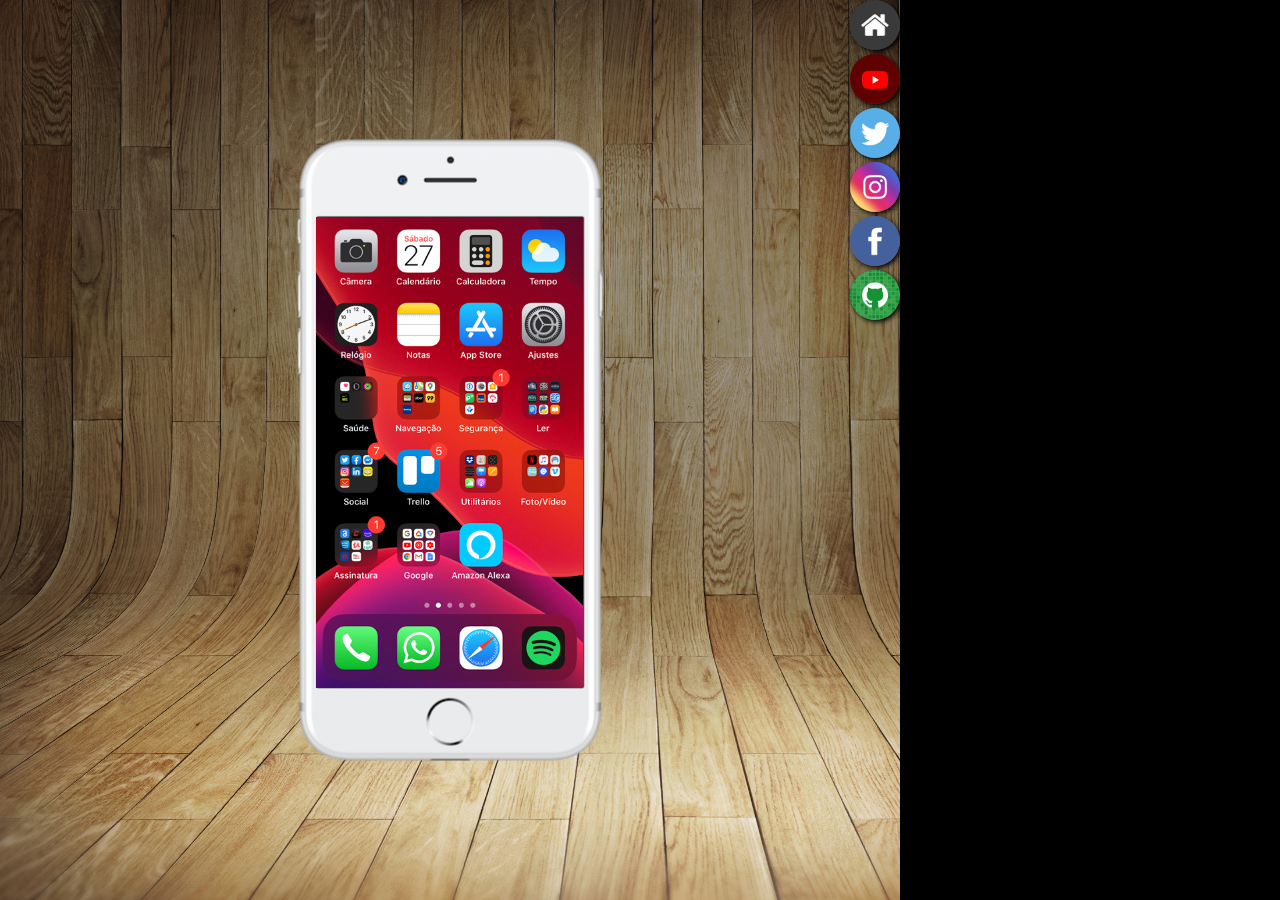
<file: index.html>
<!DOCTYPE html>
<html lang="en">
<head>
    <meta charset="UTF-8">
    <meta name="viewport" content="width=device-width, initial-scale=1.0">
    <title>Document</title>
    <link rel="shortcut icon" href="favicon.ico"  type="image/x-icon">
    <link rel="stylesheet" href="estilo.css/estilo.css">
</head>
<body>
    <main>
        <section id="telefone">
            <iframe src="home.html" frameborder="0" name="tela" id="tela"></iframe>
        </section>
        <section id="botoes-rs">
            <a href="home.html" target="tela" ><img src="imagens/logo-home.jpg" alt=""></a><br>
            <a href="youtube.html" target="tela"> <img src="imagens/logo-youtube.jpg" alt=""></a><br>
            <a href="" target="tela"><img src="imagens/logo-twitter.jpg" alt=""></a><br>
            <a href="instagram.html" target="tela"><img src="imagens/logo-instagram.jpg" alt=""></a><br>
            <a href="" target="tela"><img src="imagens/logo-facebook.jpg" alt=""></a><br>
            <a href="" target="tela"><img src="imagens/logo-github.jpg" alt=""></a><br>
          

        </section>
    </main>
</body>
</html>
</file>
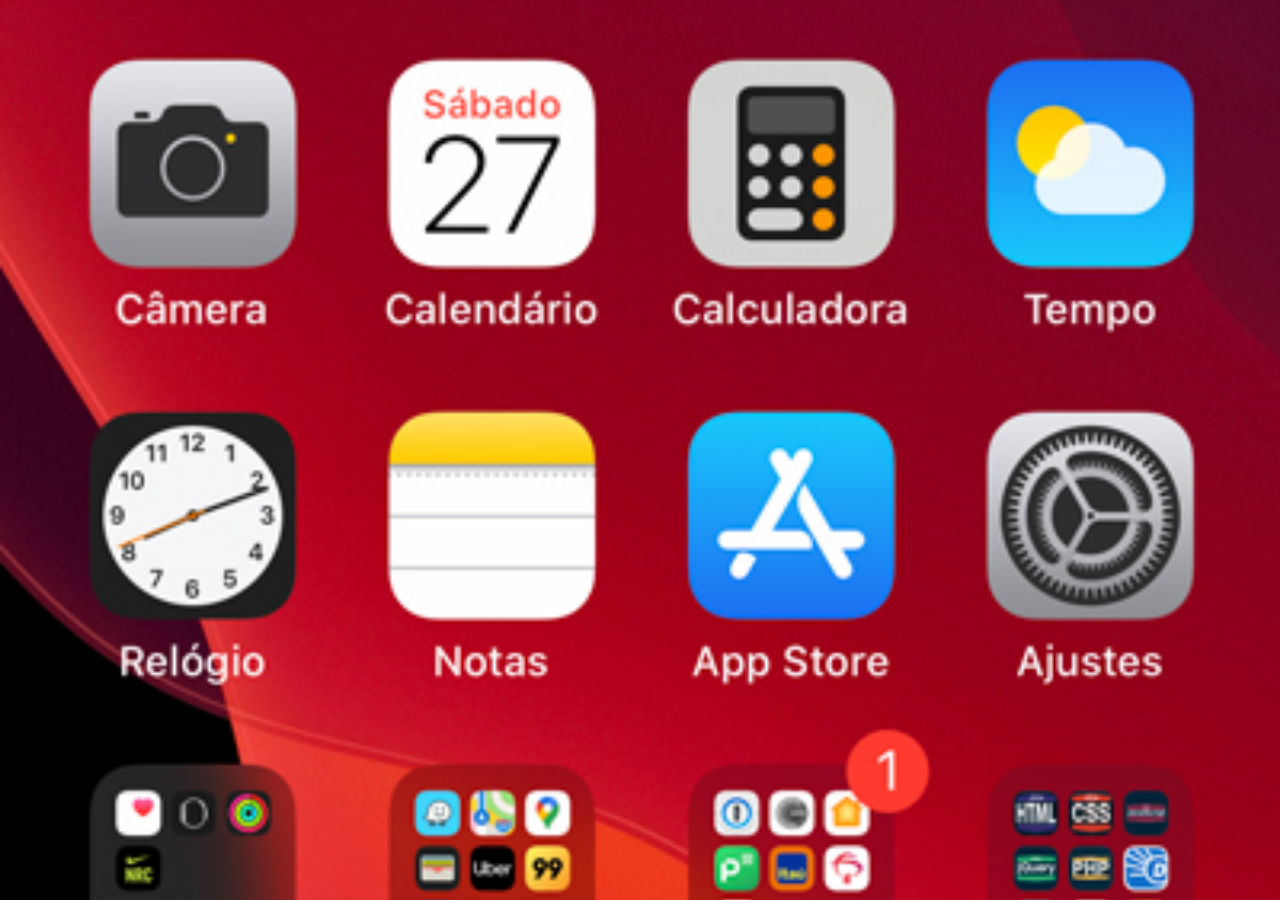
<file: home.html>
<!DOCTYPE html>
<html lang="en">
<head>
    <meta charset="UTF-8">
    <meta name="viewport" content="width=device-width, initial-scale=1.0">
    <title>Document</title>
</head>

<style>
    *{
        margin: 0px;
        padding: 0px;

    }
    ::-webkit-scrollbar{
            width: 0px;
            height: 0px;
        }
    body{
        width: 100vh;
        height: 100vh;
        background: black url("imagens/tela-home.jpg");
        background-size: cover;
    }
</style>
<body>
    
</body>
</html>
</file>
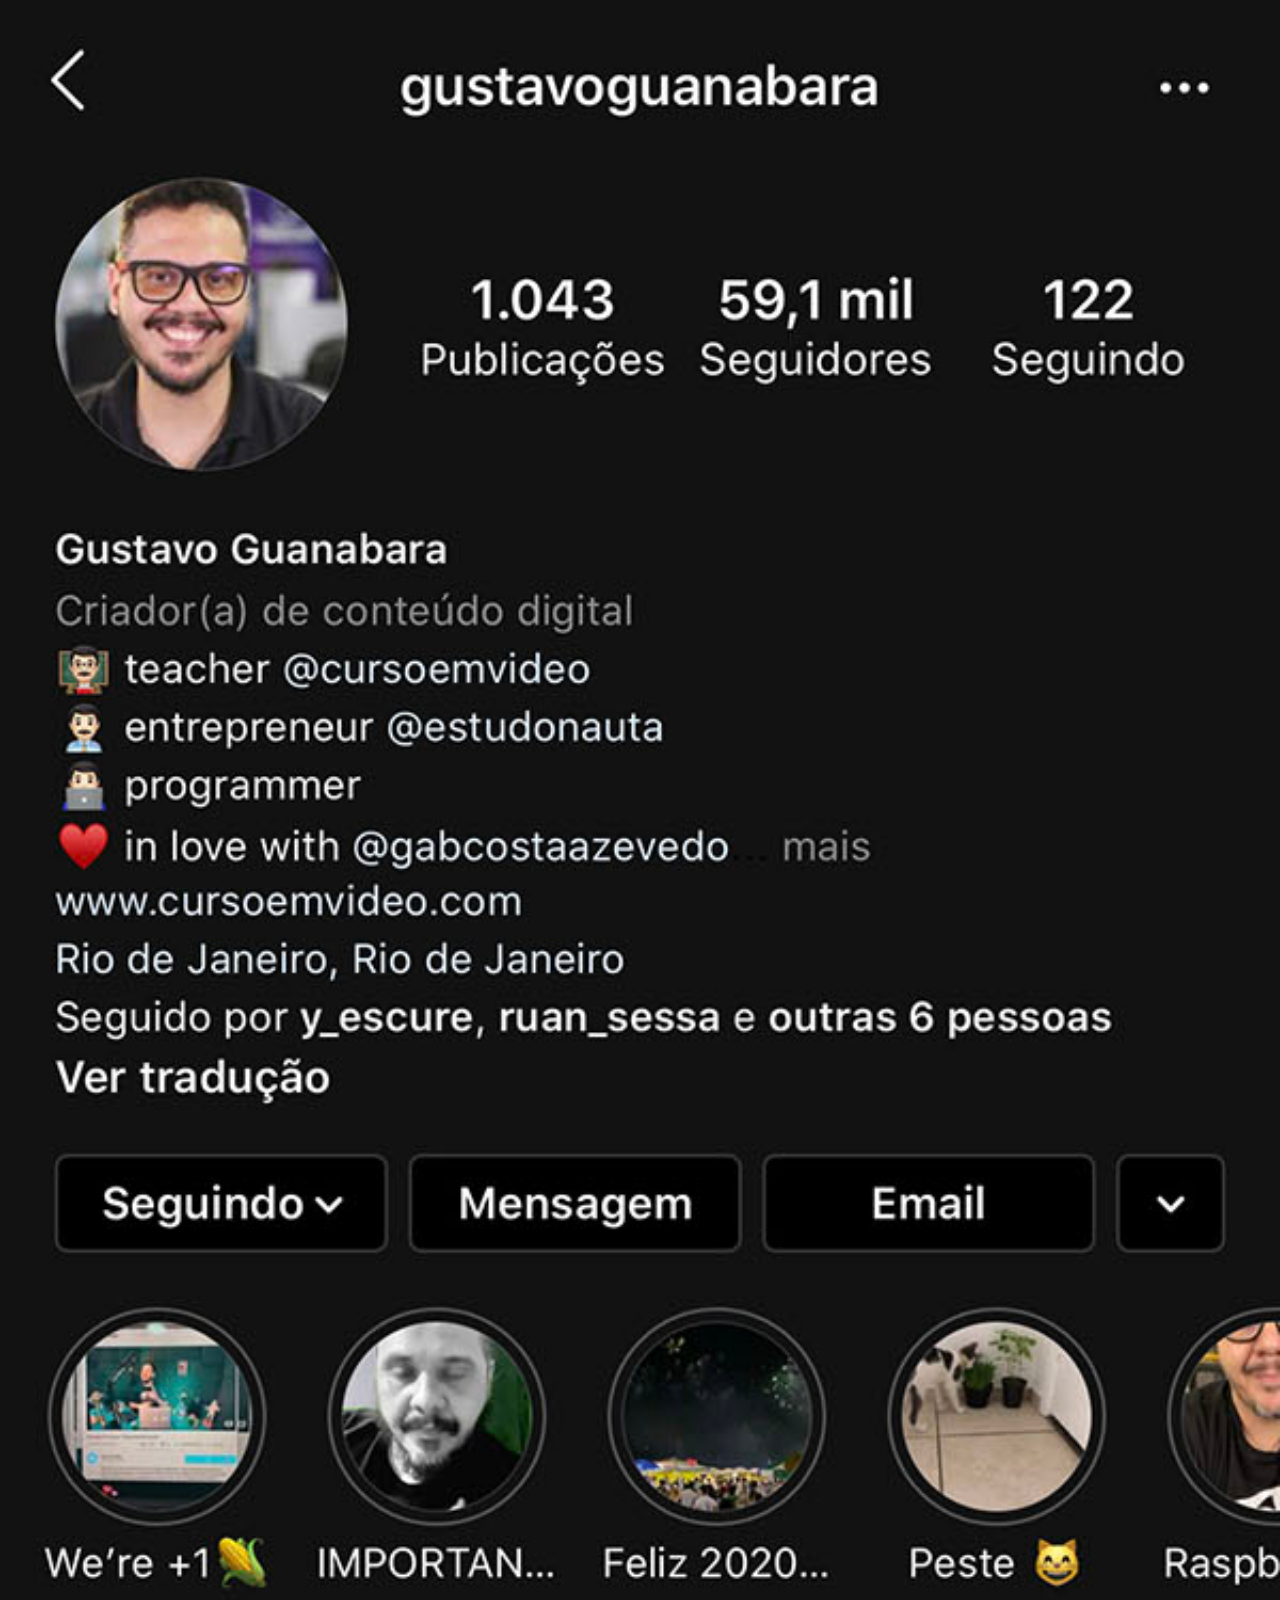
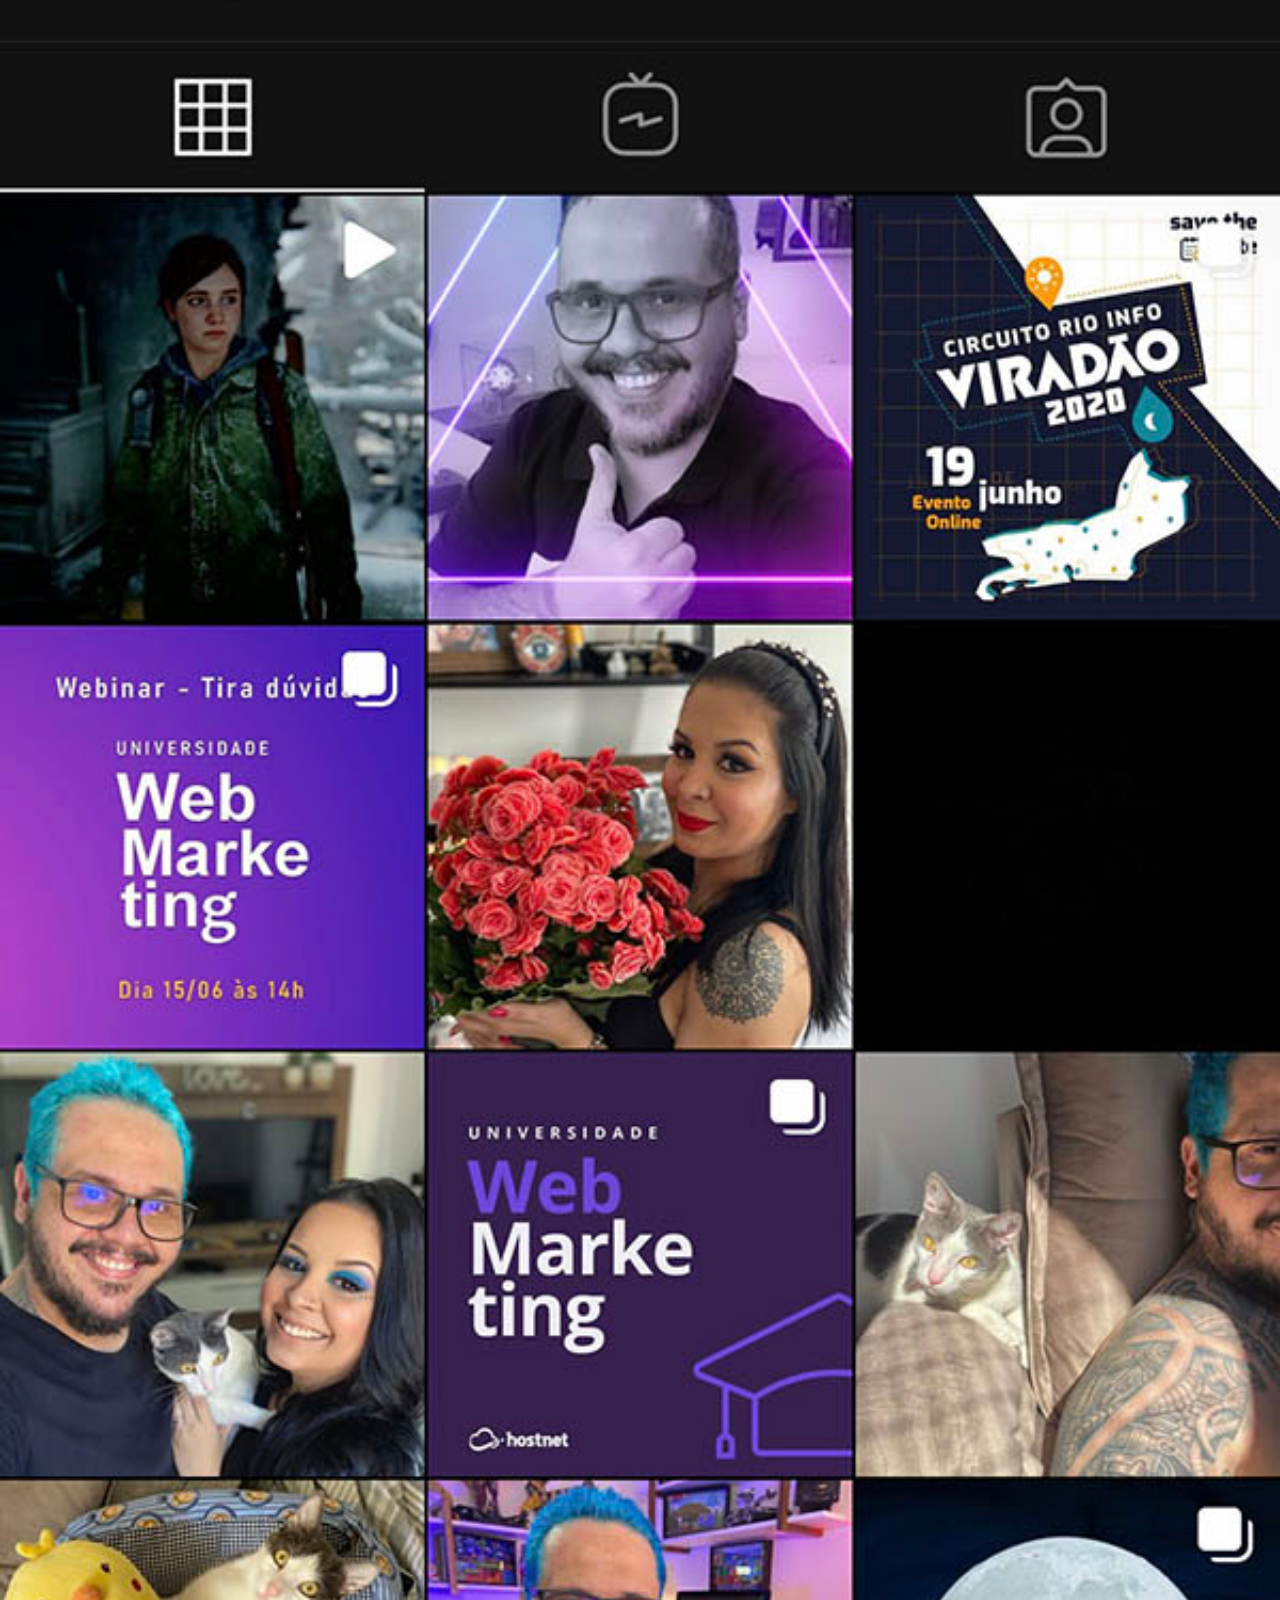
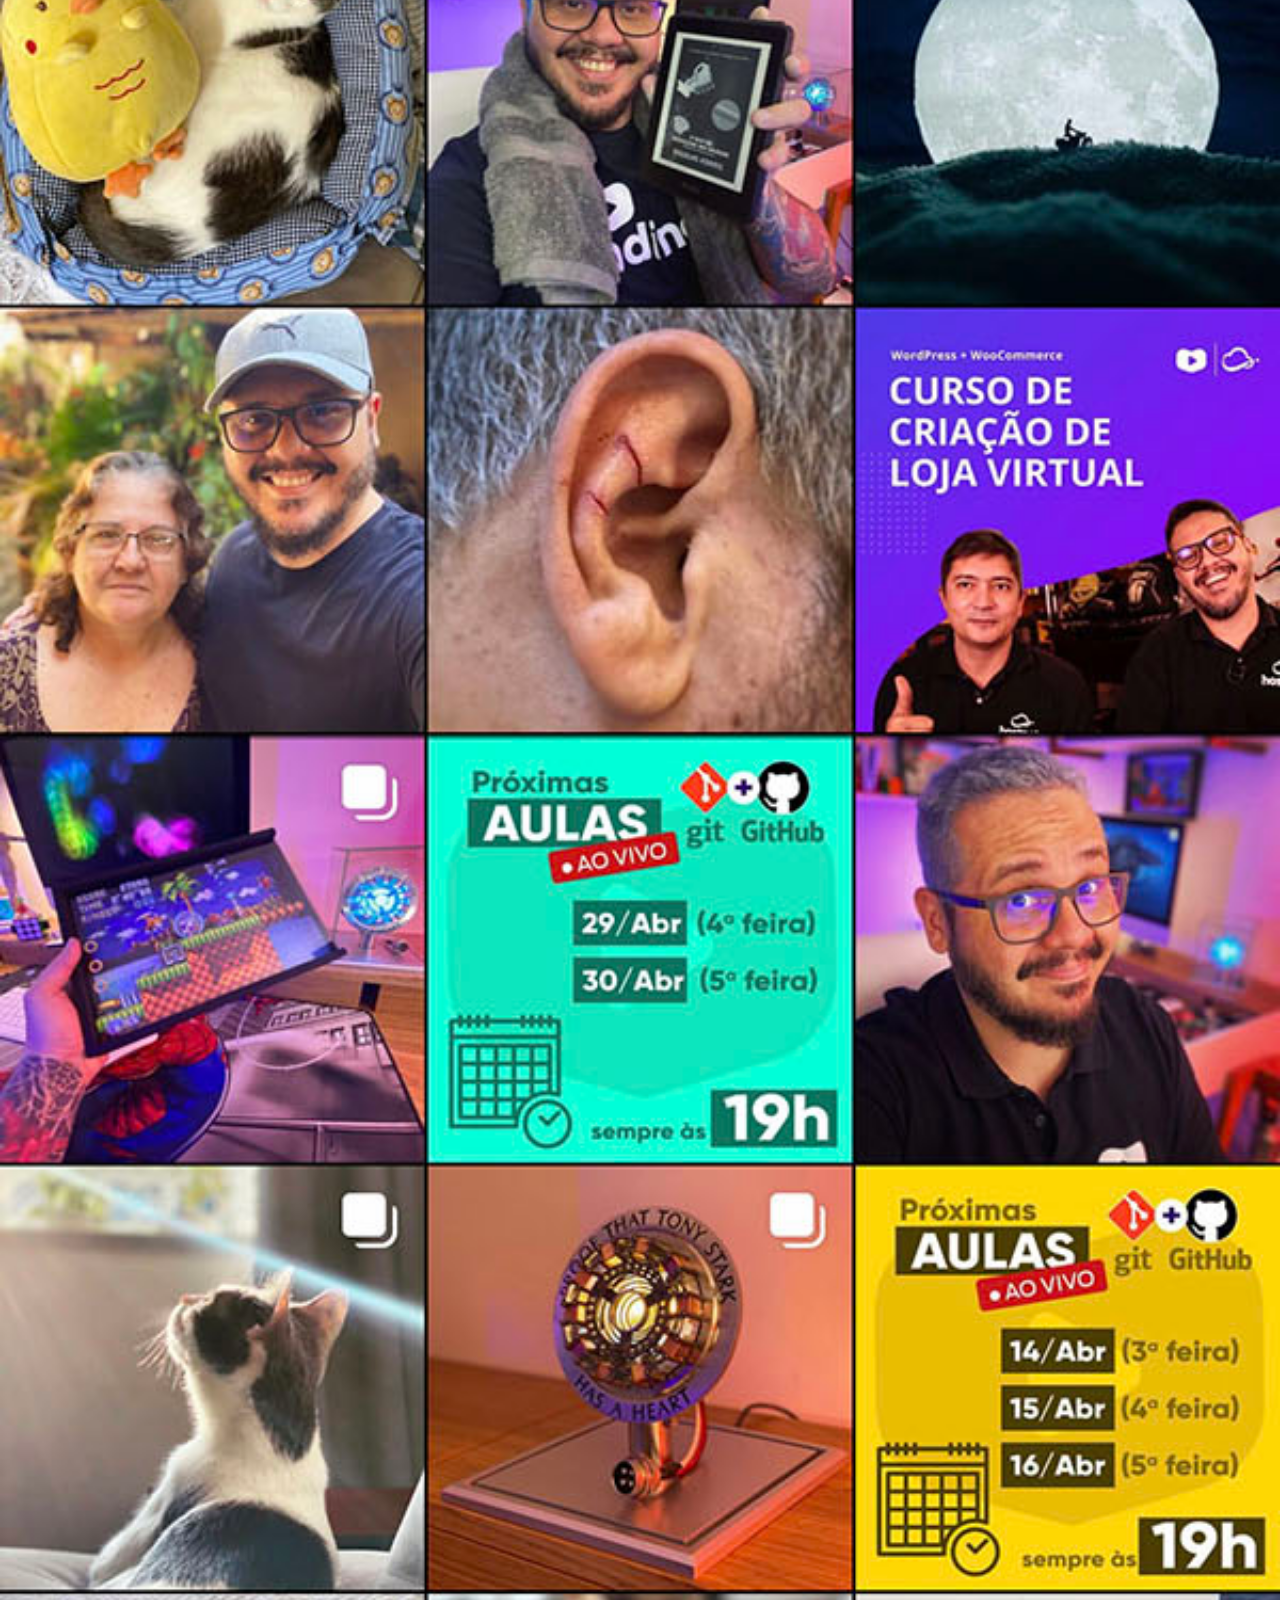
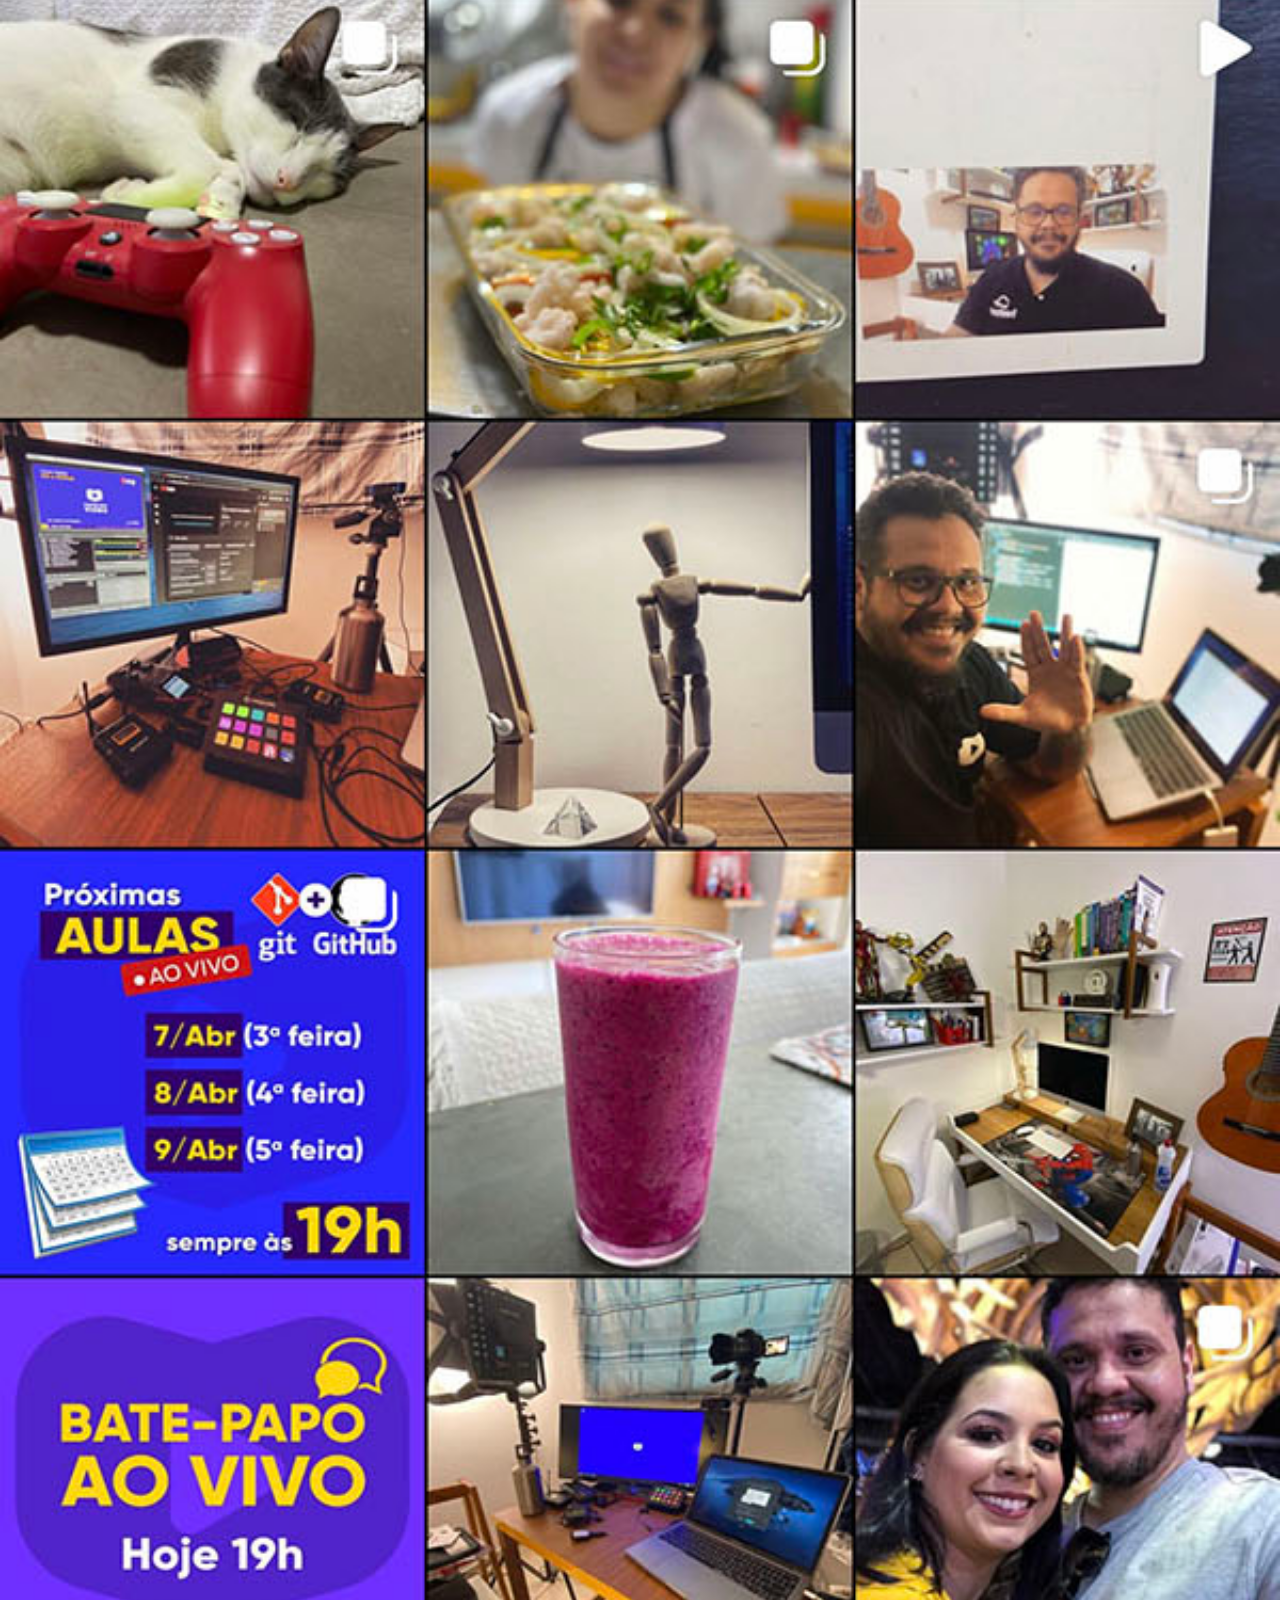
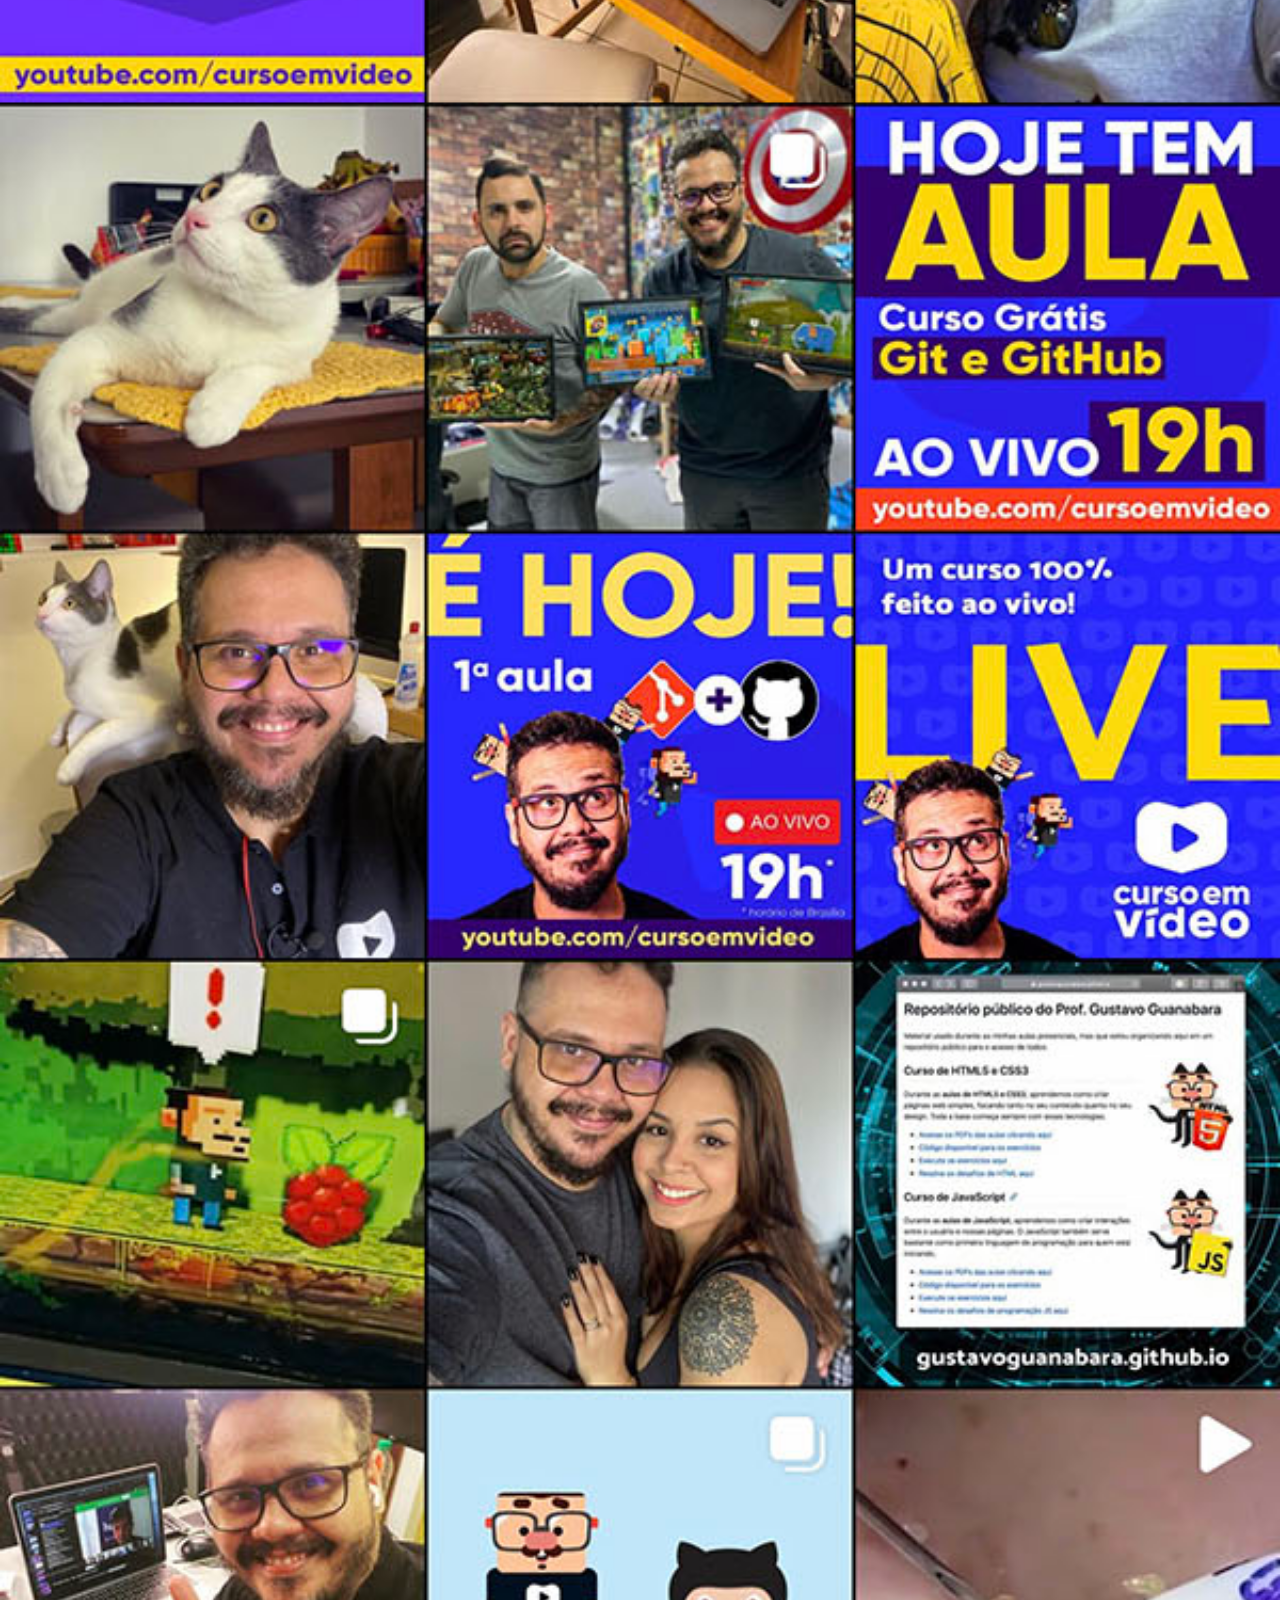
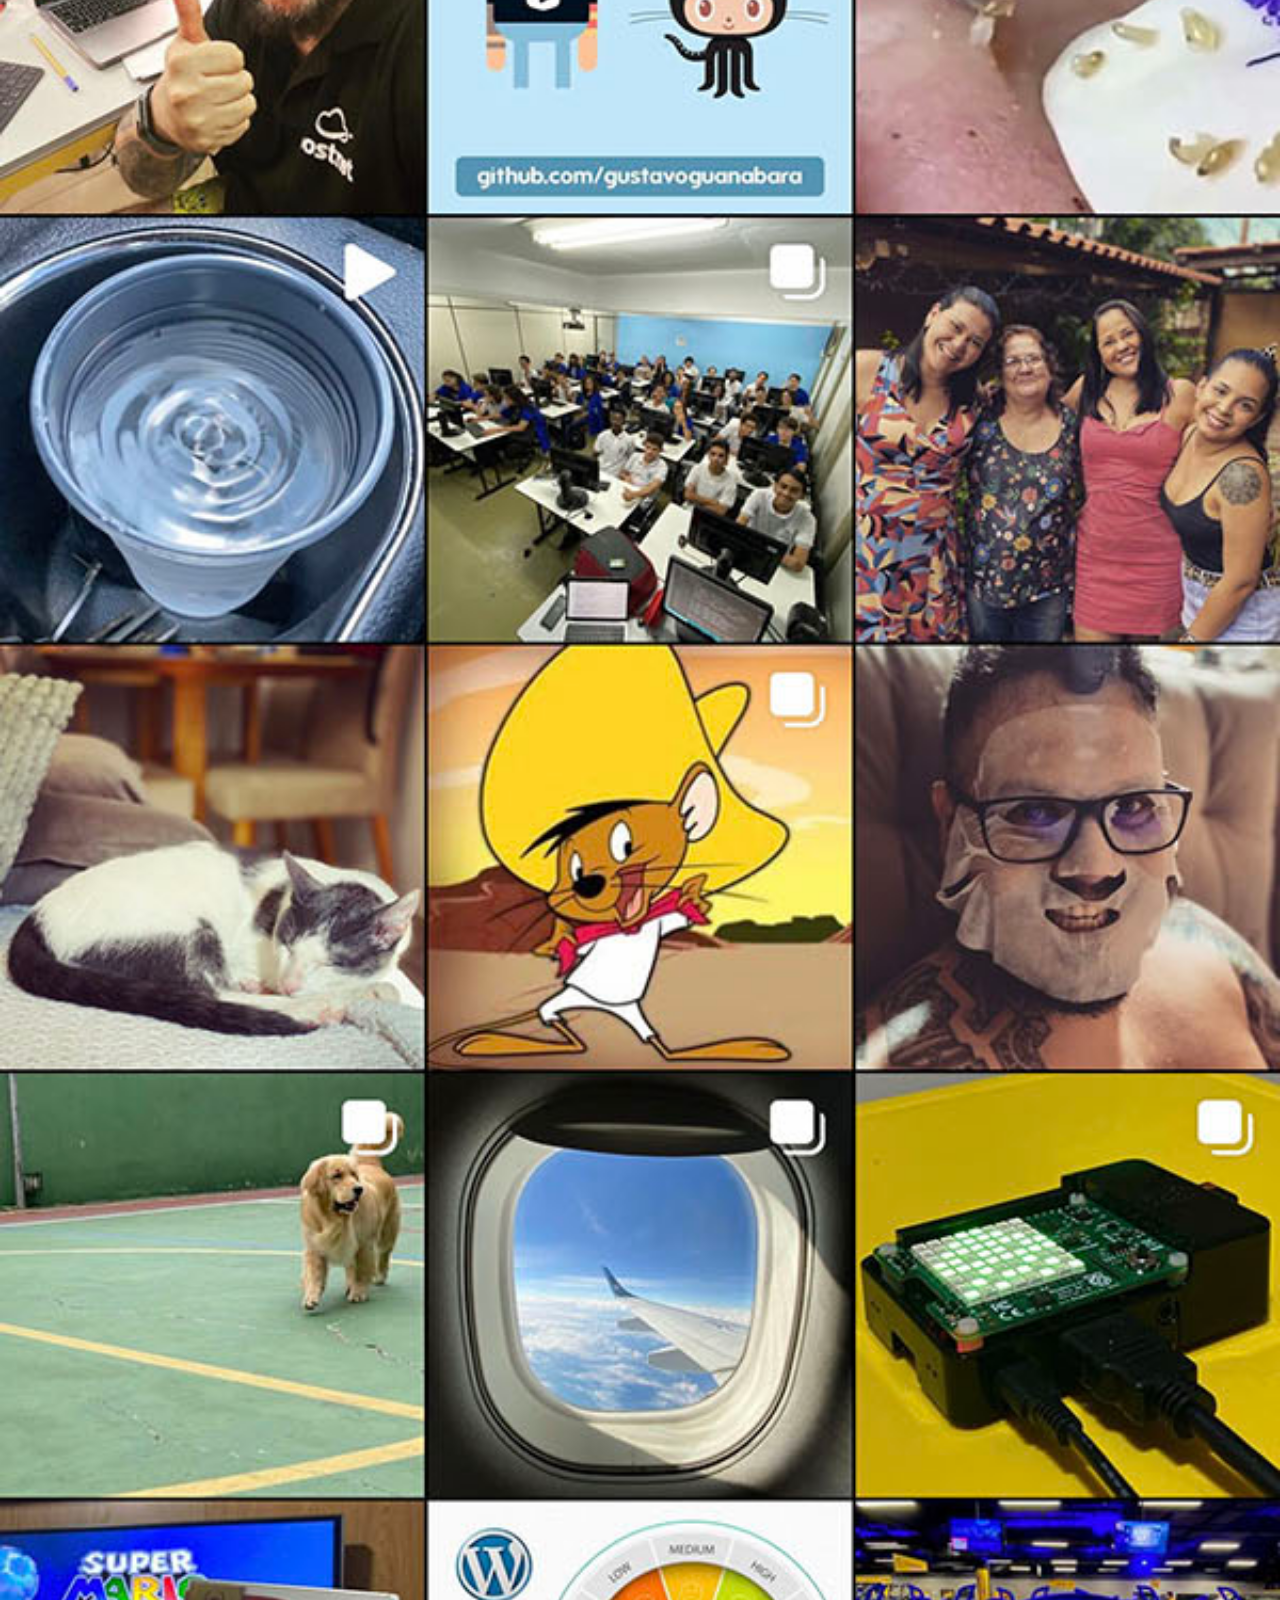
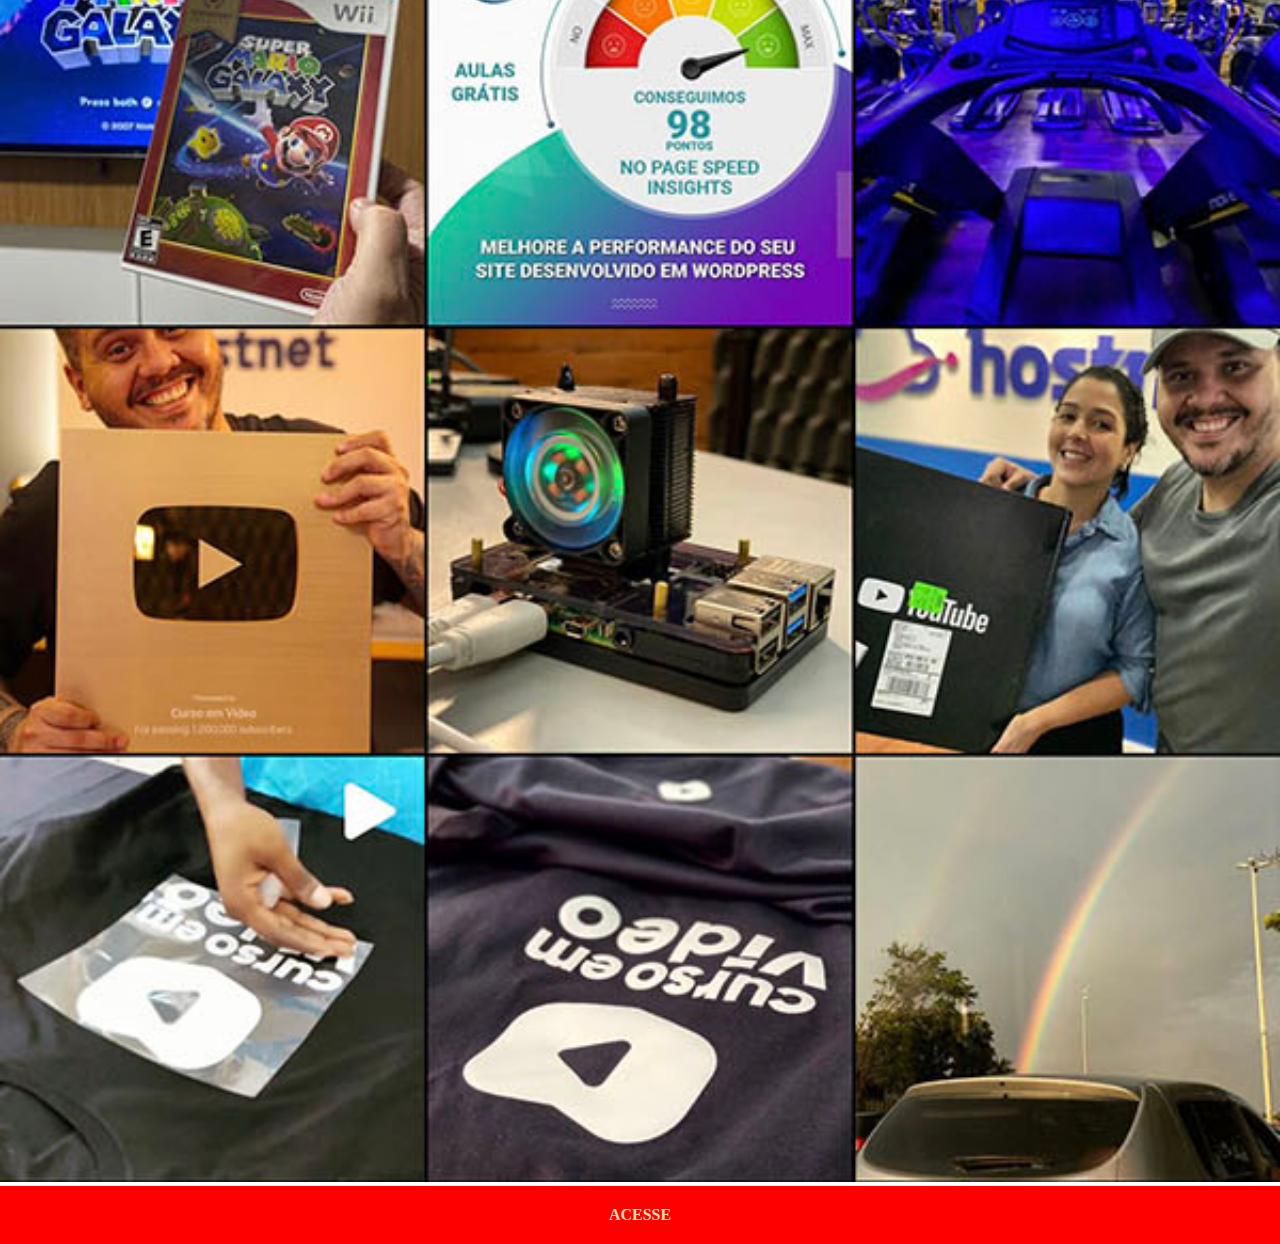
<file: instagram.html>
<!DOCTYPE html>
<html lang="en">
<head>
    <meta charset="UTF-8">
    <meta name="viewport" content="width=device-width, initial-scale=1.0">
    <title>Document</title>
    <link rel="stylesheet" href="estilo/social.css">
</head>
<body>
    <img src="imagens/tela-instagram.jpg" alt="tela">
    <a href="https://www.instagram.com/reynaldoathaydee/">ACESSE</a>
</body>
</html>
</file>
<file: estilo.css/estilo.css>
@charset "UTF-8";

* {
    margin: 0px;
    padding: 0px;
    font-family: Arial, Helvetica, sans-serif;
}
html,body{
    height: 100vh;
    width: 100vh;
    background-color: black;
}
body{
    background: url("../imagens/fundo-madeira.jpg")no-repeat top center;
    background-size: cover;
    background-attachment: fixed;
}
main{
    height: 100vh;
    position: relative;
 
}
section#telefone{
    position: absolute;
    top: 50%;
    left: 50%;
    transform: translate(-50%,-50%);
    height: 627px;
    width: 311px;
    background-color: blue;
    background: url("../imagens/frame-iphone.png") no-repeat;
    
}
iframe#tela{
    position: relative;
    top: 80px;
    left: 21px;
    height: 471px;
    width: 267px;
}
section#botoes-rs{
    text-align: right ;
}
section#botoes-rs img{
    width: 50px;
    height: 50px;
    border-radius: 50px;
    box-shadow: 2px 2px 5px black;
}section#botoes-rs img:hover{
    border: 2px solid white;
    transform: translate(-3px,-3px);
    box-shadow: 5px 5px 10px black;
    transition: transform 0.4s,border 1.4s;
}
</file>
<file: estilo/social.css>
*{
    margin: 0px;
    padding: 0px;
}
::-webkit-scrollbar{
    width: 0px;
    height: 0px;
}
img{
width: 100vw;

}
a{
display: block;
background-color: red;
padding: 20px;
font-weight: bolder;
text-decoration: none;
text-align: center;
color: wheat;

}
</file>
